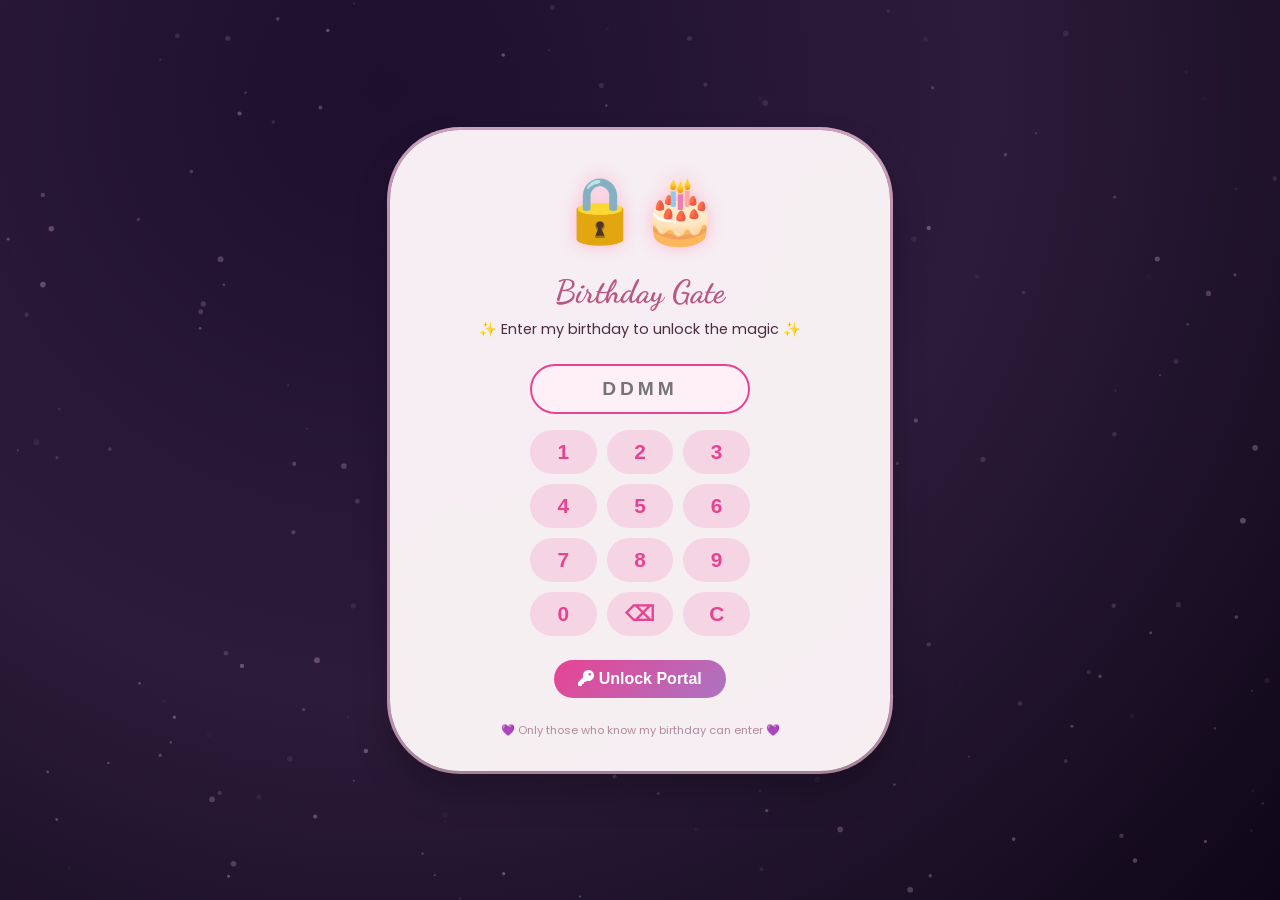
<file: index.html>
<!DOCTYPE html>
<html lang="en">
<head>
    <meta charset="UTF-8">
    <meta name="viewport" content="width=device-width, initial-scale=1.0, user-scalable=yes">
    <title>🔒 Birthday Gate | Next‑Level Magic</title>
    <style>
        * {
            margin: 0;
            padding: 0;
            box-sizing: border-box;
        }

        body {
            background: radial-gradient(circle at 30% 10%, #1e0f2e, #2d1b3a, #0e0717);
            min-height: 100vh;
            display: flex;
            align-items: center;
            justify-content: center;
            font-family: 'Poppins', sans-serif;
            position: relative;
            overflow-x: hidden;
            padding: 2rem;
            animation: bgPulse 8s infinite alternate;
        }
        @keyframes bgPulse {
            0% { background: radial-gradient(circle at 30% 10%, #1e0f2e, #2d1b3a, #0e0717); }
            100% { background: radial-gradient(circle at 70% 90%, #2a1540, #3a1f4a, #1c1030); }
        }

        /* floating background with PARALLAX effect */
        .floating-bg {
            position: fixed;
            top: 0;
            left: 0;
            width: 100%;
            height: 100%;
            pointer-events: none;
            z-index: 1;
        }
        .float-item {
            position: absolute;
            font-size: 1.5rem;
            opacity: 0;
            animation: floatUpParallax 14s infinite cubic-bezier(0.2, 0.8, 0.4, 1);
            will-change: transform;
        }
        @keyframes floatUpParallax {
            0% { transform: translateY(100vh) rotate(0deg); opacity: 0; }
            15% { opacity: 0.6; }
            85% { opacity: 0.5; }
            100% { transform: translateY(-20vh) rotate(15deg); opacity: 0; }
        }

        /* main card */
        .gate-card {
            position: relative;
            z-index: 20;
            max-width: 500px;
            width: 90%;
            background: rgba(255, 248, 250, 0.96);
            backdrop-filter: blur(20px);
            border-radius: 70px;
            padding: 2rem 1.8rem;
            text-align: center;
            box-shadow: 0 20px 35px rgba(0,0,0,0.25), 0 0 0 3px rgba(255,200,230,0.8);
            animation: cardEnter 0.8s cubic-bezier(0.2, 0.9, 0.4, 1.1), cardGlow 2s infinite alternate;
            transform-origin: center;
        }
        @keyframes cardEnter {
            0% { opacity: 0; transform: scale(0.9) translateY(30px); }
            100% { opacity: 1; transform: scale(1) translateY(0); }
        }
        @keyframes cardGlow {
            0% { box-shadow: 0 15px 30px rgba(156,80,140,0.2), 0 0 0 3px #ffd5ea; }
            100% { box-shadow: 0 35px 55px rgba(200,100,180,0.6), 0 0 0 6px #e84393; }
        }

        /* lock section */
        .lock-icon {
            font-size: 4rem;
            margin-bottom: 0.5rem;
            animation: lockSwing 2s infinite ease-in-out, lockPulse 1.5s infinite;
            display: inline-block;
            filter: drop-shadow(0 0 8px #ffb7d2);
        }
        @keyframes lockSwing {
            0%, 100% { transform: rotate(0deg); }
            25% { transform: rotate(5deg); }
            75% { transform: rotate(-5deg); }
        }
        @keyframes lockPulse {
            0%,100%{ transform: scale(1); text-shadow:0 0 0px #e84393; }
            50%{ transform: scale(1.08); text-shadow:0 0 20px #e84393; }
        }

        h2 {
            font-family: 'Dancing Script', cursive;
            font-size: 2rem;
            color: #b85783;
            margin: 0.5rem 0;
            animation: titleFloat 3s infinite alternate;
        }
        @keyframes titleFloat {
            0% { transform: translateY(0px); letter-spacing: 0px; }
            100% { transform: translateY(-3px); letter-spacing: 1px; }
        }

        .instruction {
            font-size: 0.9rem;
            color: #4a2e3f;
            margin-bottom: 1.5rem;
            animation: fadeInOut 3s infinite;
        }
        @keyframes fadeInOut {
            0%,100%{ opacity: 0.7; }
            50%{ opacity: 1; text-shadow:0 0 2px #e84393; }
        }

        /* input field */
        .passcode-input {
            width: 100%;
            max-width: 220px;
            margin: 0 auto 1rem;
        }
        input {
            width: 100%;
            padding: 12px;
            font-size: 1.2rem;
            text-align: center;
            letter-spacing: 4px;
            background: #fff0f7;
            border: 2px solid #e84393;
            border-radius: 60px;
            outline: none;
            font-weight: bold;
            transition: all 0.2s ease;
        }
        input:focus {
            border-color: #ff6bcb;
            box-shadow: 0 0 0 5px rgba(232,67,147,0.3);
            transform: scale(1.02);
        }

        /* keypad buttons with ripple & bounce */
        .keypad {
            display: grid;
            grid-template-columns: repeat(3, 1fr);
            gap: 10px;
            max-width: 220px;
            margin: 1rem auto;
        }
        .key {
            background: rgba(232,67,147,0.15);
            border: none;
            padding: 10px;
            font-size: 1.3rem;
            border-radius: 50px;
            cursor: pointer;
            color: #e84393;
            font-weight: bold;
            transition: 0.1s linear;
            position: relative;
            overflow: hidden;
        }
        .key::after {
            content: '';
            position: absolute;
            top: 50%;
            left: 50%;
            width: 100%;
            height: 100%;
            background: radial-gradient(circle, rgba(255,255,255,0.7) 10%, transparent 80%);
            transform: translate(-50%, -50%) scale(0);
            transition: transform 0.3s;
            pointer-events: none;
        }
        .key:active::after {
            transform: translate(-50%, -50%) scale(2);
            opacity: 0;
        }
        .key:active {
            transform: scale(0.92);
            background: rgba(232,67,147,0.3);
        }

        /* submit button with shine */
        .submit-btn {
            background: linear-gradient(135deg, #e84393, #ab74c2);
            border: none;
            padding: 10px 24px;
            font-size: 1rem;
            font-weight: bold;
            color: white;
            border-radius: 60px;
            cursor: pointer;
            margin-top: 0.5rem;
            transition: 0.2s;
            position: relative;
            overflow: hidden;
        }
        .submit-btn::before {
            content: '';
            position: absolute;
            top: 0;
            left: -100%;
            width: 100%;
            height: 100%;
            background: linear-gradient(90deg, transparent, rgba(255,255,255,0.4), transparent);
            transition: left 0.5s;
        }
        .submit-btn:hover::before {
            left: 100%;
        }
        .submit-btn:hover {
            transform: translateY(-5px);
            box-shadow: 0 12px 25px rgba(232,67,147,0.5);
        }

        /* error shake animation (for wrong code before redirect) */
        .shake {
            animation: shakeError 0.3s ease-in-out 0s 2;
        }
        @keyframes shakeError {
            0%,100%{ transform: translateX(0); }
            25%{ transform: translateX(-5px); }
            75%{ transform: translateX(5px); }
        }

        footer {
            margin-top: 1.5rem;
            font-size: 0.7rem;
            color: #b28c9e;
            animation: subtlePulse 2s infinite;
        }
        @keyframes subtlePulse {
            0%,100%{ opacity: 0.6; }
            50%{ opacity: 1; }
        }
    </style>
</head>
<body>

<div class="floating-bg" id="floatingBg"></div>

<div class="gate-card">
    <div class="lock-icon">🔒🎂</div>
    <h2>Birthday Gate</h2>
    <div class="instruction">✨ Enter my birthday to unlock the magic ✨</div>

    <div class="passcode-input">
        <input type="password" id="passInput" maxlength="4" placeholder="DDMM" inputmode="numeric">
    </div>

    <div class="keypad" id="keypad">
        <button class="key" data-digit="1">1</button><button class="key" data-digit="2">2</button><button class="key" data-digit="3">3</button>
        <button class="key" data-digit="4">4</button><button class="key" data-digit="5">5</button><button class="key" data-digit="6">6</button>
        <button class="key" data-digit="7">7</button><button class="key" data-digit="8">8</button><button class="key" data-digit="9">9</button>
        <button class="key" data-digit="0">0</button>
        <button class="key key-delete" data-digit="del">⌫</button>
        <button class="key key-delete" data-digit="clear">C</button>
    </div>

    <button id="enterBtn" class="submit-btn"><i class="fas fa-key"></i> Unlock Portal</button>

    <footer>💜 Only those who know my birthday can enter 💜</footer>
</div>

<script>
    // ---------- SET YOUR BIRTHDAY PASSCODE HERE (DDMM) ----------
    const CORRECT_CODE = "0812";   // 8th December
    // ------------------------------------------------------------

    const passInput = document.getElementById('passInput');
    const enterBtn = document.getElementById('enterBtn');

    // keypad logic
    const keypad = document.getElementById('keypad');
    keypad.addEventListener('click', (e) => {
        const btn = e.target.closest('.key');
        if (!btn) return;
        const digit = btn.getAttribute('data-digit');
        if (digit === 'del') {
            passInput.value = passInput.value.slice(0, -1);
        } else if (digit === 'clear') {
            passInput.value = '';
        } else {
            if (passInput.value.length < 4) passInput.value += digit;
        }
        // add a little haptic feedback (optional)
        btn.style.transform = 'scale(0.95)';
        setTimeout(() => { btn.style.transform = ''; }, 100);
    });

    function checkPass() {
        const entered = passInput.value.trim();
        if (entered === CORRECT_CODE) {
            // correct – add a happy flash then redirect
            document.body.style.animation = 'none';
            document.body.style.backgroundColor = '#4a1a6e';
            setTimeout(() => { window.location.href = "gatekeeper.html"; }, 200);
        } else {
            // wrong – shake and then redirect to angry page
            passInput.classList.add('shake');
            // also pulse the lock icon angrily
            const lock = document.querySelector('.lock-icon');
            lock.style.animation = 'none';
            lock.style.transform = 'rotate(10deg)';
            setTimeout(() => { lock.style.animation = ''; }, 500);
            setTimeout(() => {
                window.location.href = "angry.html";
            }, 400);
        }
    }

    enterBtn.addEventListener('click', checkPass);
    passInput.addEventListener('keypress', (e) => { if (e.key === 'Enter') checkPass(); });

    // ========== ENHANCED FLOATING BACKGROUND (with depth) ==========
    const bg = document.getElementById('floatingBg');
    const icons = ['🔒', '🎂', '💜', '✨', '⭐', '🎈', '🎉', '🌸', '🦋', '🌟', '🎀'];
    for (let i = 0; i < 180; i++) {
        let el = document.createElement('div');
        el.classList.add('float-item');
        el.innerHTML = icons[Math.floor(Math.random() * icons.length)];
        el.style.left = Math.random() * 100 + '%';
        el.style.fontSize = (Math.random() * 32 + 16) + 'px';
        el.style.animationDuration = (Math.random() * 18 + 8) + 's';
        el.style.animationDelay = Math.random() * 15 + 's';
        // random horizontal drift
        el.style.setProperty('--drift', Math.random() * 30 - 15 + 'px');
        bg.appendChild(el);
    }

    // extra tiny particle stars (micro animations)
    const starCanvas = document.createElement('canvas');
    starCanvas.style.position = 'fixed';
    starCanvas.style.top = '0';
    starCanvas.style.left = '0';
    starCanvas.style.width = '100%';
    starCanvas.style.height = '100%';
    starCanvas.style.pointerEvents = 'none';
    starCanvas.style.zIndex = '3';
    document.body.appendChild(starCanvas);
    const ctx = starCanvas.getContext('2d');
    let stars = [];
    function resizeStars() {
        starCanvas.width = window.innerWidth;
        starCanvas.height = window.innerHeight;
        stars = [];
        for (let i = 0; i < 200; i++) {
            stars.push({
                x: Math.random() * starCanvas.width,
                y: Math.random() * starCanvas.height,
                r: Math.random() * 2 + 1,
                alpha: Math.random() * 0.5,
                speed: Math.random() * 0.3 + 0.1
            });
        }
    }
    function drawStars() {
        ctx.clearRect(0, 0, starCanvas.width, starCanvas.height);
        for (let s of stars) {
            ctx.beginPath();
            ctx.arc(s.x, s.y, s.r, 0, Math.PI * 2);
            ctx.fillStyle = `rgba(255, 220, 240, ${s.alpha * 0.6})`;
            ctx.fill();
            s.y -= s.speed;
            if (s.y < 0) s.y = starCanvas.height;
        }
        requestAnimationFrame(drawStars);
    }
    window.addEventListener('resize', () => { resizeStars(); });
    resizeStars();
    drawStars();
</script>

<link rel="stylesheet" href="https://cdnjs.cloudflare.com/ajax/libs/font-awesome/6.0.0-beta3/css/all.min.css">
<link href="https://fonts.googleapis.com/css2?family=Dancing+Script:wght@400;500;600;700&family=Poppins:wght@400;500;600;700&display=swap" rel="stylesheet">
</body>
</html>
</file>
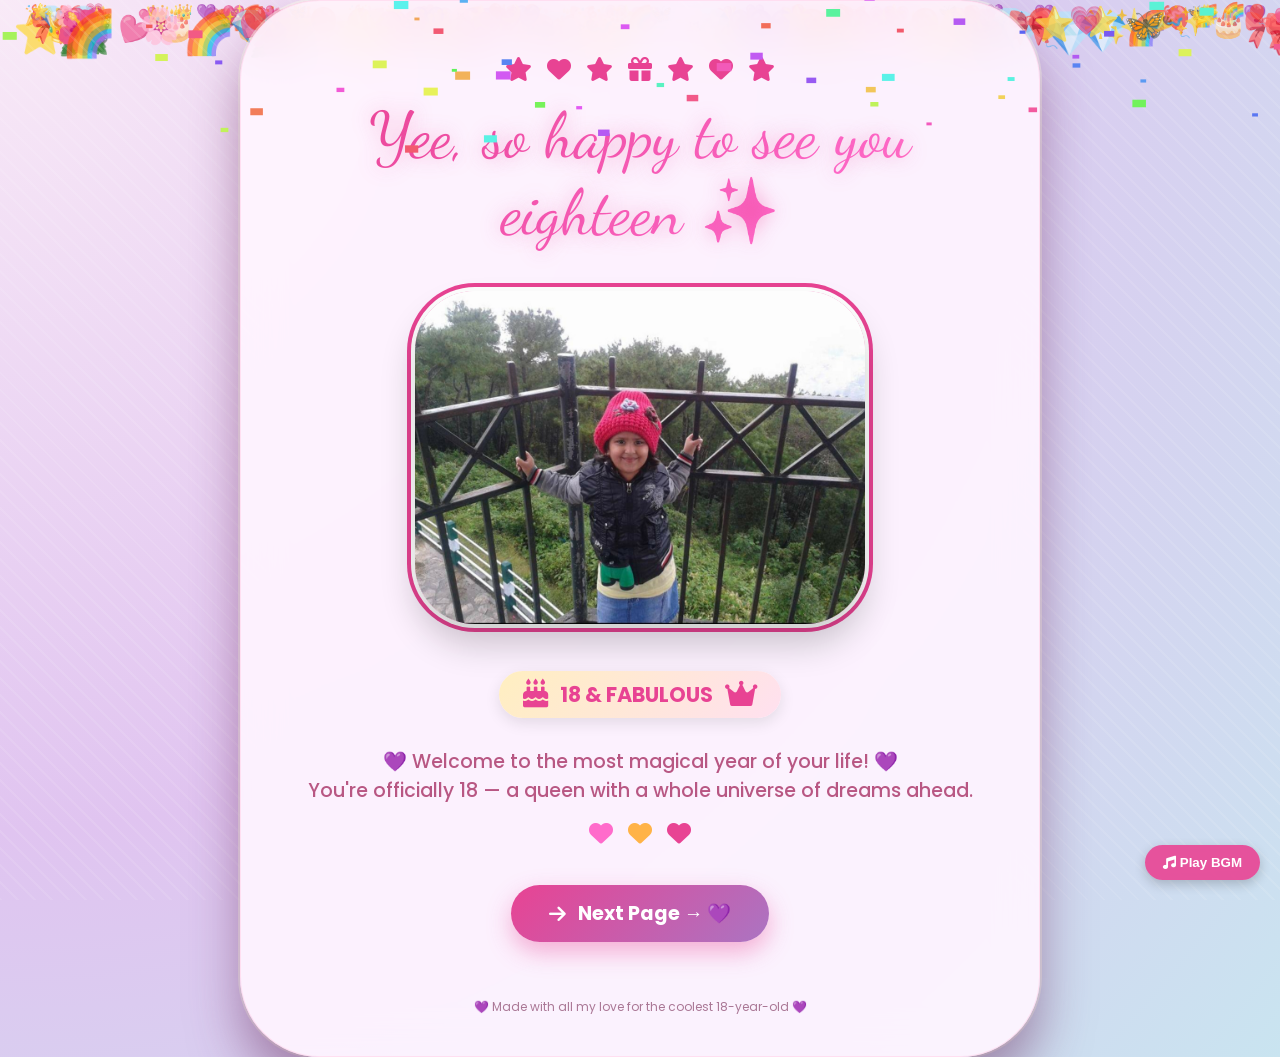
<file: 18th-birthday.html>
<!DOCTYPE html>
<html lang="en">
<head>
    <meta charset="UTF-8">
    <meta name="viewport" content="width=device-width, initial-scale=1.0, user-scalable=yes">
    <title>🎉 Yee! You're Eighteen! 🎉 | BTS Purple Dream</title>
    <link href="https://fonts.googleapis.com/css2?family=Dancing+Script:wght@400;500;600;700&family=Poppins:wght@300;400;500;600;700&display=swap" rel="stylesheet">
    <link rel="stylesheet" href="https://cdnjs.cloudflare.com/ajax/libs/font-awesome/6.0.0-beta3/css/all.min.css">
    <style>
        * {
            margin: 0;
            padding: 0;
            box-sizing: border-box;
        }

        body {
            font-family: 'Poppins', sans-serif;
            background: radial-gradient(circle at top left, #f9eaf7, #e0c4f0, #c9e4f0);
            min-height: 100vh;
            display: flex;
            justify-content: center;
            align-items: center;
            position: relative;
            overflow-x: hidden;
        }

        /* Floating animated background */
        .floating-bg {
            position: fixed;
            top: 0;
            left: 0;
            width: 100%;
            height: 100%;
            pointer-events: none;
            z-index: 1;
        }

        .float-item {
            position: absolute;
            font-size: 1.4rem;
            opacity: 0.7;
            animation: floatUp 14s infinite linear;
        }

        @keyframes floatUp {
            0% { transform: translateY(100vh) rotate(0deg); opacity: 0; }
            10% { opacity: 0.8; }
            90% { opacity: 0.6; }
            100% { transform: translateY(-20vh) rotate(15deg); opacity: 0; }
        }

        /* Glitter overlay */
        .glitter {
            position: fixed;
            top: 0;
            left: 0;
            width: 100%;
            height: 100%;
            pointer-events: none;
            background: repeating-linear-gradient(45deg, rgba(255,255,255,0.1) 0px, rgba(255,255,255,0.1) 2px, transparent 2px, transparent 12px);
            z-index: 2;
            animation: shimmer 8s linear infinite;
        }
        @keyframes shimmer {
            0% { background-position: 0 0; }
            100% { background-position: 100px 100px; }
        }

        /* Main card */
        .birthday-card {
            position: relative;
            z-index: 20;
            background: rgba(255, 245, 255, 0.9);
            backdrop-filter: blur(20px);
            border-radius: 80px;
            padding: 2.5rem;
            max-width: 800px;
            width: 90%;
            text-align: center;
            box-shadow: 0 30px 50px rgba(110, 50, 100, 0.5), 0 0 0 2px rgba(255,255,240,0.5);
            border: 1px solid rgba(255, 220, 240, 0.9);
            animation: cardGlow 2s infinite alternate, floatCard 4s ease-in-out infinite;
        }

        @keyframes cardGlow {
            0% { box-shadow: 0 20px 40px rgba(156, 80, 140, 0.3), 0 0 0 2px #ffd0e8; }
            100% { box-shadow: 0 30px 60px rgba(200, 100, 180, 0.7), 0 0 0 5px #ffa0c0; }
        }
        @keyframes floatCard {
            0%, 100% { transform: translateY(0px); }
            50% { transform: translateY(-8px); }
        }

        /* Highlighted main message */
        .main-message {
            font-family: 'Dancing Script', cursive;
            font-size: 4rem;
            background: linear-gradient(135deg, #e84393, #ff6bcb, #ffb347, #ff6bcb, #e84393);
            background-size: 300% 300%;
            background-clip: text;
            -webkit-background-clip: text;
            color: transparent;
            margin: 1rem 0;
            animation: gradientShift 3s ease infinite, textPulse 1.2s infinite alternate;
            text-shadow: 0 0 20px rgba(232,67,147,0.4);
        }

        @keyframes gradientShift {
            0% { background-position: 0% 50%; }
            50% { background-position: 100% 50%; }
            100% { background-position: 0% 50%; }
        }
        @keyframes textPulse {
            0% { transform: scale(1); letter-spacing: 0px; }
            100% { transform: scale(1.02); letter-spacing: 3px; }
        }

        /* Vibrant Image */
        .celebration-image {
            margin: 1.5rem 0;
            border-radius: 60px;
            overflow: hidden;
            box-shadow: 0 20px 35px rgba(0,0,0,0.2), 0 0 0 4px white, 0 0 0 8px #e84393;
            display: inline-block;
            transition: transform 0.3s;
            animation: imageGlow 2s infinite alternate;
        }
        .celebration-image:hover {
            transform: scale(1.02);
        }
        @keyframes imageGlow {
            0% { box-shadow: 0 20px 35px rgba(0,0,0,0.2), 0 0 0 4px white, 0 0 0 8px #e84393; }
            100% { box-shadow: 0 25px 45px rgba(0,0,0,0.3), 0 0 0 6px #fff, 0 0 0 12px #ff6bcb; }
        }
        .celebration-image img {
            width: 100%;
            max-width: 450px;
            height: auto;
            display: block;
            border-radius: 50px;
        }

        /* Subtext & decorations */
        .sub-message {
            font-size: 1.2rem;
            color: #b85783;
            margin: 0.8rem 0;
            font-weight: 500;
        }

        .age-badge {
            display: inline-flex;
            align-items: center;
            gap: 12px;
            background: linear-gradient(135deg, #ffefc0, #ffe0f0);
            padding: 8px 24px;
            border-radius: 60px;
            margin: 1rem 0;
            font-size: 1.3rem;
            font-weight: bold;
            color: #e84393;
            backdrop-filter: blur(4px);
            box-shadow: 0 5px 15px rgba(0,0,0,0.1);
        }

        .age-badge i {
            font-size: 1.8rem;
            animation: bounce 1s infinite;
        }
        @keyframes bounce {
            0%, 100% { transform: translateY(0); }
            50% { transform: translateY(-5px); }
        }

        .decor-line {
            display: flex;
            justify-content: center;
            gap: 15px;
            margin: 1rem 0;
            font-size: 1.5rem;
            color: #e84393;
        }

        /* Next page button */
        .next-btn {
            background: linear-gradient(135deg, #e84393, #ab74c2);
            border: none;
            padding: 14px 38px;
            font-size: 1.2rem;
            font-weight: bold;
            color: white;
            border-radius: 60px;
            cursor: pointer;
            transition: all 0.3s;
            margin: 1.5rem 0;
            box-shadow: 0 10px 25px rgba(232,67,147,0.4);
            display: inline-flex;
            align-items: center;
            gap: 12px;
            animation: btnPulse 1.5s infinite;
            text-decoration: none;
        }
        @keyframes btnPulse {
            0% { transform: scale(1); }
            50% { transform: scale(1.02); }
            100% { transform: scale(1); }
        }
        .next-btn:hover {
            transform: translateY(-6px) scale(1.02);
            box-shadow: 0 15px 30px rgba(232,67,147,0.7);
        }

        footer {
            margin-top: 2rem;
            font-size: 0.75rem;
            color: #aa7896;
        }

        /* Music toggle */
        .music-toggle {
            position: fixed;
            bottom: 20px;
            right: 20px;
            background: rgba(232, 67, 147, 0.9);
            border: none;
            border-radius: 50px;
            padding: 10px 18px;
            color: white;
            font-weight: bold;
            cursor: pointer;
            z-index: 100;
            backdrop-filter: blur(8px);
            box-shadow: 0 4px 12px rgba(0,0,0,0.2);
            transition: 0.2s;
        }
        .music-toggle:hover {
            transform: scale(1.05);
        }

        @media (max-width: 650px) {
            .main-message { font-size: 2.5rem; }
            .sub-message { font-size: 1rem; }
            .next-btn { padding: 10px 28px; font-size: 1rem; }
            .celebration-image img { max-width: 280px; }
            .age-badge { font-size: 1rem; }
        }
    </style>
</head>
<body>
    <div class="floating-bg" id="floatingBg"></div>
    <div class="glitter"></div>

    <button id="musicToggleBtn" class="music-toggle"><i class="fas fa-music"></i> Play BGM</button>
    <audio id="bgAudio" loop preload="auto">
        <source src="https://www.soundhelix.com/examples/mp3/SoundHelix-Song-2.mp3" type="audio/mpeg">
        <!-- Replace with your own song if you like -->
    </audio>

    <div class="birthday-card">
        <div class="decor-line">
            <i class="fas fa-star"></i> <i class="fas fa-heart"></i> <i class="fas fa-star"></i>
            <i class="fas fa-gift"></i>
            <i class="fas fa-star"></i> <i class="fas fa-heart"></i> <i class="fas fa-star"></i>
        </div>

        <!-- HIGHLIGHTED MAIN MESSAGE -->
        <div class="main-message">
            Yee, so happy to see you eighteen ✨
        </div>

        <!-- VIBRANT CELEBRATION IMAGE (replace with any image URL) -->
        <div class="celebration-image">
            <img src="18 birthday cele pic.png.jpeg" alt="Happy 18th Birthday Celebration">
            <!-- This is a free Unsplash image of colorful balloons & celebration.
                 You can replace the src with any image of her or a custom birthday graphic. -->
        </div>

        <div class="age-badge">
            <i class="fas fa-birthday-cake"></i> 18 & FABULOUS <i class="fas fa-crown"></i>
        </div>

        <div class="sub-message">
            💜 Welcome to the most magical year of your life! 💜<br>
            You're officially 18 — a queen with a whole universe of dreams ahead.
        </div>

        <div class="decor-line">
            <i class="fas fa-heart" style="color:#ff6bcb;"></i> <i class="fas fa-heart" style="color:#ffb347;"></i> <i class="fas fa-heart" style="color:#e84393;"></i>
        </div>

        <!-- NEXT PAGE BUTTON (change the link to wherever you want) -->
        <a href="voice.html" class="next-btn">
            <i class="fas fa-arrow-right"></i> Next Page → 💜
        </a>

        <footer>💜 Made with all my love for the coolest 18-year-old 💜</footer>
    </div>

    <script>
        // === CONFETTI BURST (extra vibrant) ===
        function burstConfetti() {
            const canvas = document.createElement('canvas');
            canvas.style.position = 'fixed';
            canvas.style.top = '0';
            canvas.style.left = '0';
            canvas.style.width = '100%';
            canvas.style.height = '100%';
            canvas.style.pointerEvents = 'none';
            canvas.style.zIndex = '9999';
            document.body.appendChild(canvas);
            const ctx = canvas.getContext('2d');
            canvas.width = window.innerWidth;
            canvas.height = window.innerHeight;
            let particles = [];
            for (let i = 0; i < 300; i++) {
                particles.push({
                    x: Math.random() * canvas.width,
                    y: Math.random() * canvas.height - canvas.height,
                    size: Math.random() * 10 + 5,
                    color: `hsl(${Math.random() * 360}, 85%, 65%)`, // full rainbow
                    speedY: Math.random() * 8 + 5,
                    speedX: (Math.random() - 0.5) * 5
                });
            }
            let anim;
            function draw() {
                ctx.clearRect(0, 0, canvas.width, canvas.height);
                for (let p of particles) {
                    ctx.fillStyle = p.color;
                    ctx.fillRect(p.x, p.y, p.size, p.size / 1.8);
                    p.y += p.speedY;
                    p.x += p.speedX;
                    if (p.y > canvas.height + 50) p.y = -30;
                }
                anim = requestAnimationFrame(draw);
            }
            draw();
            setTimeout(() => { cancelAnimationFrame(anim); canvas.remove(); }, 3500);
        }

        // === FLOATING ELEMENTS (more items) ===
        const bgContainer = document.getElementById('floatingBg');
        const icons = ['💜', '✨', '⭐', '💖', '🌸', '🌟', '🎀', '💗', '🦋', '🌙', '🎉', '🎈', '💕', '🌺', '🌈', '🎂', '👑', '💎'];
        for (let i = 0; i < 150; i++) {
            let el = document.createElement('div');
            el.classList.add('float-item');
            el.innerHTML = icons[Math.floor(Math.random() * icons.length)];
            el.style.left = Math.random() * 100 + '%';
            el.style.fontSize = (Math.random() * 32 + 14) + 'px';
            el.style.animationDuration = (Math.random() * 16 + 6) + 's';
            el.style.animationDelay = Math.random() * 12 + 's';
            bgContainer.appendChild(el);
        }

        // === MUSIC TOGGLE ===
        const musicBtn = document.getElementById('musicToggleBtn');
        const bgAudio = document.getElementById('bgAudio');
        let musicPlaying = false;
        musicBtn.addEventListener('click', () => {
            if (!musicPlaying) {
                bgAudio.play().catch(() => {});
                musicBtn.innerHTML = '<i class="fas fa-music"></i> BGM On 🎵';
                musicPlaying = true;
            } else {
                bgAudio.pause();
                musicBtn.innerHTML = '<i class="fas fa-music"></i> Play BGM';
                musicPlaying = false;
            }
        });

        // === CONFETTI ON LOAD + HOVER ON MAIN MESSAGE ===
        setTimeout(() => burstConfetti(), 300);
        const mainMsg = document.querySelector('.main-message');
        if (mainMsg) {
            mainMsg.addEventListener('mouseenter', () => burstConfetti());
            mainMsg.addEventListener('click', () => burstConfetti());
        }
        // Also burst confetti when clicking the age badge
        const badge = document.querySelector('.age-badge');
        if (badge) {
            badge.addEventListener('click', () => burstConfetti());
        }
    </script>
</body>
</html>
</file>
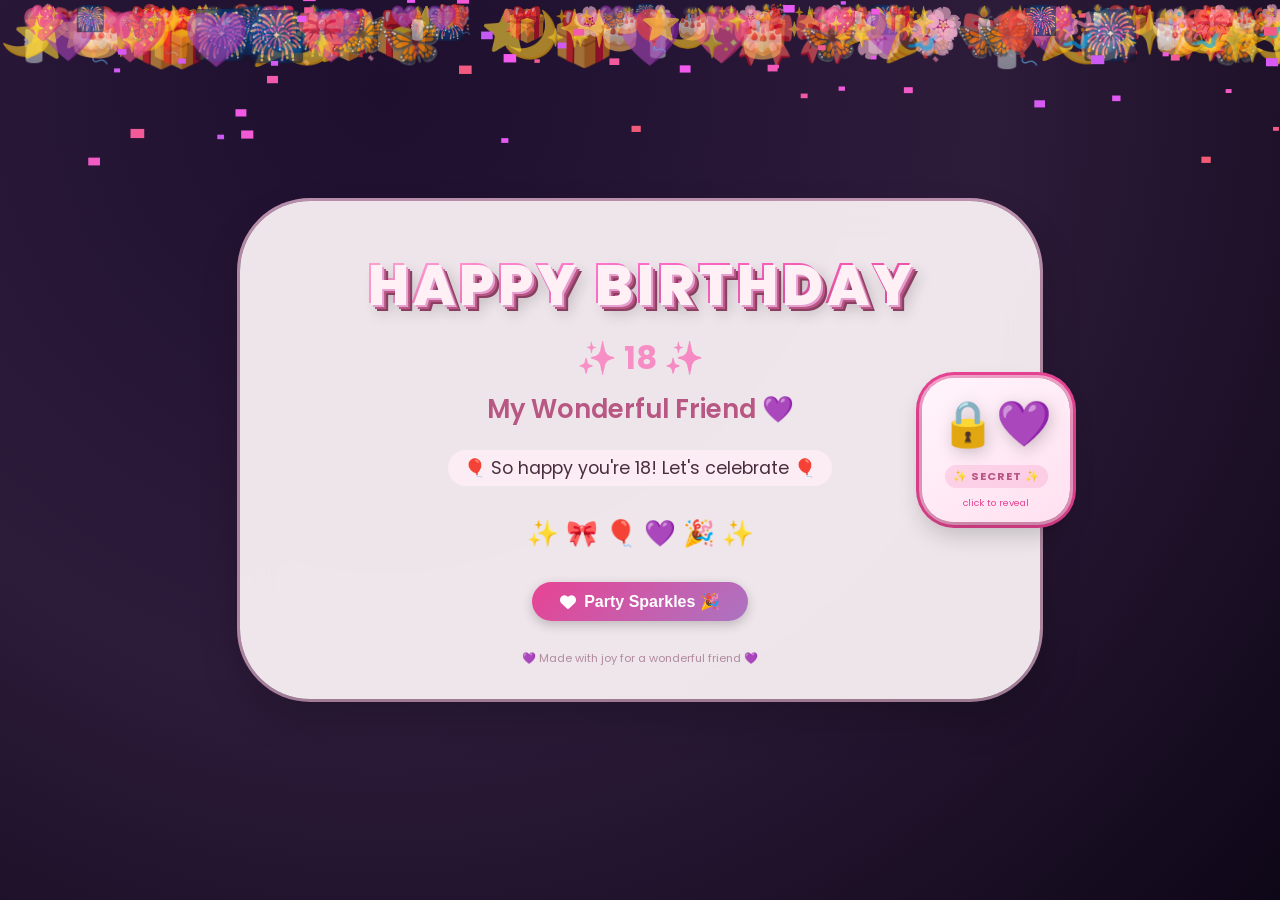
<file: FINAL.HTML>
<!DOCTYPE html>
<html lang="en">
<head>
    <meta charset="UTF-8">
    <meta name="viewport" content="width=device-width, initial-scale=1.0, user-scalable=yes, viewport-fit=cover">
    <title>🎈 Happy 18th Birthday! 🎈</title>
    <style>
        * {
            margin: 0;
            padding: 0;
            box-sizing: border-box;
        }

        body {
            background: radial-gradient(circle at 30% 10%, #1e0f2e, #2d1b3a, #0e0717);
            min-height: 100vh;
            display: flex;
            align-items: center;
            justify-content: center;
            font-family: 'Poppins', 'Segoe UI', sans-serif;
            position: relative;
            overflow-x: hidden;
            padding: 2rem;
        }

        /* floating balloons & sparkles */
        .floating-bg {
            position: fixed;
            top: 0;
            left: 0;
            width: 100%;
            height: 100%;
            pointer-events: none;
            z-index: 1;
        }
        .float-item {
            position: absolute;
            font-size: 2rem;
            opacity: 0.6;
            animation: floatUp 12s infinite linear;
        }
        @keyframes floatUp {
            0% { transform: translateY(100vh) rotate(0deg); opacity: 0; }
            10% { opacity: 0.7; }
            90% { opacity: 0.5; }
            100% { transform: translateY(-20vh) rotate(15deg); opacity: 0; }
        }

        /* main card */
        .birthday-card {
            position: relative;
            z-index: 20;
            max-width: 800px;
            width: 90%;
            background: rgba(255, 248, 250, 0.92);
            backdrop-filter: blur(18px);
            border-radius: 70px;
            padding: 2rem 1.5rem;
            text-align: center;
            box-shadow: 0 20px 40px rgba(0,0,0,0.2), 0 0 0 3px rgba(255,200,230,0.7);
            animation: cardGlow 2s infinite alternate;
        }
        @keyframes cardGlow {
            0% { box-shadow: 0 15px 30px rgba(156,80,140,0.2), 0 0 0 3px #ffd5ea; }
            100% { box-shadow: 0 25px 45px rgba(200,100,180,0.5), 0 0 0 6px #e84393; }
        }

        /* 3D HAPPY BIRTHDAY text */
        .threeD-text {
            font-family: 'Poppins', 'Dancing Script', cursive;
            font-size: 3.5rem;
            font-weight: 800;
            letter-spacing: 4px;
            text-transform: uppercase;
            background: linear-gradient(135deg, #ffb7d2, #ff6bcb, #e84393);
            background-clip: text;
            -webkit-background-clip: text;
            color: transparent;
            text-shadow: 
                2px 2px 0 #fff0f5,
                4px 4px 0 #e6a0d0,
                6px 6px 0 #b85783,
                8px 8px 0 #8a3e62,
                10px 10px 15px rgba(0,0,0,0.2);
            animation: wobble 0.8s infinite alternate;
            margin: 0.5rem 0;
        }
        @keyframes wobble {
            from { transform: translateY(0px) rotate(0deg); }
            to { transform: translateY(-3px) rotate(0.5deg); }
        }

        .sub-18 {
            font-size: 2rem;
            font-weight: bold;
            background: linear-gradient(135deg, #f9a8d4, #f472b6);
            background-clip: text;
            -webkit-background-clip: text;
            color: transparent;
            margin-bottom: 0.5rem;
        }

        .friend-name {
            font-size: 1.6rem;
            font-weight: 600;
            color: #b85783;
            margin: 0.5rem 0;
        }

        .short-message {
            font-size: 1.1rem;
            color: #4a2e3f;
            background: rgba(255,240,245,0.8);
            display: inline-block;
            padding: 0.3rem 1rem;
            border-radius: 60px;
            margin: 0.8rem 0;
        }

        .sparkle-row {
            display: flex;
            justify-content: center;
            gap: 15px;
            font-size: 1.6rem;
            animation: sparkle 1.2s infinite alternate;
            margin: 1rem 0;
        }
        @keyframes sparkle {
            0% { opacity: 0.4; transform: scale(0.9); }
            100% { opacity: 1; transform: scale(1.1); text-shadow: 0 0 5px gold; }
        }

        .party-btn {
            background: linear-gradient(135deg, #e84393, #ab74c2);
            border: none;
            padding: 10px 28px;
            font-size: 1rem;
            font-weight: bold;
            color: white;
            border-radius: 60px;
            cursor: pointer;
            display: inline-flex;
            align-items: center;
            gap: 8px;
            margin: 0.8rem 0;
            transition: 0.2s;
            box-shadow: 0 4px 12px rgba(0,0,0,0.2);
        }
        .party-btn:hover {
            transform: translateY(-3px);
            background: linear-gradient(135deg, #ff6bcb, #c864e0);
        }

        footer {
            margin-top: 1rem;
            font-size: 0.7rem;
            color: #b28c9e;
        }

        /* ===== SECRET BOX (on the right side) ===== */
        .secret-box {
            position: absolute;
            right: -30px;
            top: 50%;
            transform: translateY(-50%);
            background: linear-gradient(145deg, #fff5fc, #ffe0f0);
            backdrop-filter: blur(4px);
            border-radius: 32px;
            padding: 12px 18px;
            display: flex;
            flex-direction: column;
            align-items: center;
            gap: 8px;
            cursor: pointer;
            box-shadow: 0 12px 25px rgba(0,0,0,0.2), 0 0 0 3px #ffffff80, 0 0 0 6px #e84393;
            transition: all 0.3s ease;
            z-index: 30;
            animation: boxFloat 2s infinite alternate;
            text-decoration: none;
        }
        .secret-box:hover {
            transform: translateY(-50%) scale(1.05);
            box-shadow: 0 18px 30px rgba(232,67,147,0.4), 0 0 0 3px #fff, 0 0 0 8px #ff6bcb;
        }
        @keyframes boxFloat {
            0% { transform: translateY(-50%) translateX(0); }
            100% { transform: translateY(-50%) translateX(-5px); }
        }
        .secret-lock-icon {
            font-size: 2.8rem;
            filter: drop-shadow(2px 4px 8px rgba(0,0,0,0.2));
            animation: lockShake 0.8s infinite alternate;
        }
        @keyframes lockShake {
            from { transform: rotate(0deg); }
            to { transform: rotate(5deg); }
        }
        .secret-text {
            font-family: 'Poppins', sans-serif;
            font-size: 0.7rem;
            font-weight: bold;
            color: #b85783;
            letter-spacing: 1px;
            background: rgba(232,67,147,0.15);
            padding: 3px 8px;
            border-radius: 30px;
        }
        .secret-box small {
            font-size: 0.6rem;
            color: #e84393;
        }

        @media (max-width: 750px) {
            .secret-box { right: -15px; padding: 8px 12px; }
            .secret-lock-icon { font-size: 2rem; }
            .secret-text { font-size: 0.6rem; }
        }
        @media (max-width: 650px) {
            .threeD-text { font-size: 2rem; }
            .sub-18 { font-size: 1.5rem; }
            .friend-name { font-size: 1.2rem; }
            .secret-box { right: -10px; }
        }
    </style>
</head>
<body>

<div class="floating-bg" id="floatingBg"></div>

<div class="birthday-card">
    <div class="threeD-text">Happy Birthday</div>
    <div class="sub-18">✨ 18 ✨</div>
    <div class="friend-name" id="friendName">My Dear Friend 💜</div>
    <div class="short-message">
        🎈 So happy you're 18! Let's celebrate 🎈
    </div>
    <div class="sparkle-row">
        ✨ 🎀 🎈 💜 🎉 ✨
    </div>
    <button id="partyBtn" class="party-btn">
        <i class="fas fa-heart"></i> Party Sparkles 🎉
    </button>
    <footer>💜 Made with joy for a wonderful friend 💜</footer>

    <!-- SECRET BOX (redirects to secret-message.html) -->
    <a href="secertmsg.html" class="secret-box" id="secretBoxLink">
        <div class="secret-lock-icon">🔒💜</div>
        <div class="secret-text">✨ SECRET ✨</div>
        <small>click to reveal</small>
    </a>
</div>

<script>
    // floating elements
    const bg = document.getElementById('floatingBg');
    const icons = ['🎈', '🎉', '💜', '✨', '⭐', '🌸', '🎀', '🎂', '🕯️', '🎁', '🦋', '🌙', '🎆', '💖'];
    for (let i = 0; i < 180; i++) {
        let el = document.createElement('div');
        el.classList.add('float-item');
        el.innerHTML = icons[Math.floor(Math.random() * icons.length)];
        el.style.left = Math.random() * 100 + '%';
        el.style.fontSize = (Math.random() * 36 + 18) + 'px';
        el.style.animationDuration = (Math.random() * 16 + 6) + 's';
        el.style.animationDelay = Math.random() * 14 + 's';
        bg.appendChild(el);
    }

    // confetti burst
    function burstConfetti() {
        const canvas = document.createElement('canvas');
        canvas.style.position = 'fixed';
        canvas.style.top = '0';
        canvas.style.left = '0';
        canvas.style.width = '100%';
        canvas.style.height = '100%';
        canvas.style.pointerEvents = 'none';
        canvas.style.zIndex = '9999';
        document.body.appendChild(canvas);
        const ctx = canvas.getContext('2d');
        canvas.width = window.innerWidth;
        canvas.height = window.innerHeight;
        let particles = [];
        for (let i = 0; i < 250; i++) {
            particles.push({
                x: Math.random() * canvas.width,
                y: Math.random() * canvas.height - canvas.height,
                size: Math.random() * 10 + 4,
                color: `hsl(${Math.random() * 70 + 280}, 85%, 65%)`,
                speedY: Math.random() * 9 + 5,
                speedX: (Math.random() - 0.5) * 5
            });
        }
        let anim;
        function draw() {
            ctx.clearRect(0, 0, canvas.width, canvas.height);
            for (let p of particles) {
                ctx.fillStyle = p.color;
                ctx.fillRect(p.x, p.y, p.size, p.size / 1.5);
                p.y += p.speedY;
                p.x += p.speedX;
                if (p.y > canvas.height + 60) p.y = -40;
            }
            anim = requestAnimationFrame(draw);
        }
        draw();
        setTimeout(() => { cancelAnimationFrame(anim); canvas.remove(); }, 3500);
    }

    // auto confetti on load
    setTimeout(() => burstConfetti(), 400);

    // party button
    const btn = document.getElementById('partyBtn');
    btn.addEventListener('click', () => {
        burstConfetti();
        for (let i = 0; i < 70; i++) {
            setTimeout(() => {
                let heart = document.createElement('div');
                heart.innerHTML = ['💜', '💖', '✨', '🎈', '🎉', '⭐'][Math.floor(Math.random() * 6)];
                heart.style.position = 'fixed';
                heart.style.left = Math.random() * 100 + '%';
                heart.style.bottom = '0px';
                heart.style.fontSize = (Math.random() * 35 + 20) + 'px';
                heart.style.animation = 'floatUp 2.2s ease-out forwards';
                heart.style.pointerEvents = 'none';
                heart.style.zIndex = '9998';
                document.body.appendChild(heart);
                setTimeout(() => heart.remove(), 2200);
            }, i * 40);
        }
    });

    // set friend's name
    const nameSpan = document.getElementById('friendName');
    nameSpan.innerText = "My Wonderful Friend 💜";
</script>

<link rel="stylesheet" href="https://cdnjs.cloudflare.com/ajax/libs/font-awesome/6.0.0-beta3/css/all.min.css">
<link href="https://fonts.googleapis.com/css2?family=Dancing+Script:wght@400;500;600;700&family=Poppins:wght@400;500;600;700&display=swap" rel="stylesheet">
</body>
</html>
</file>
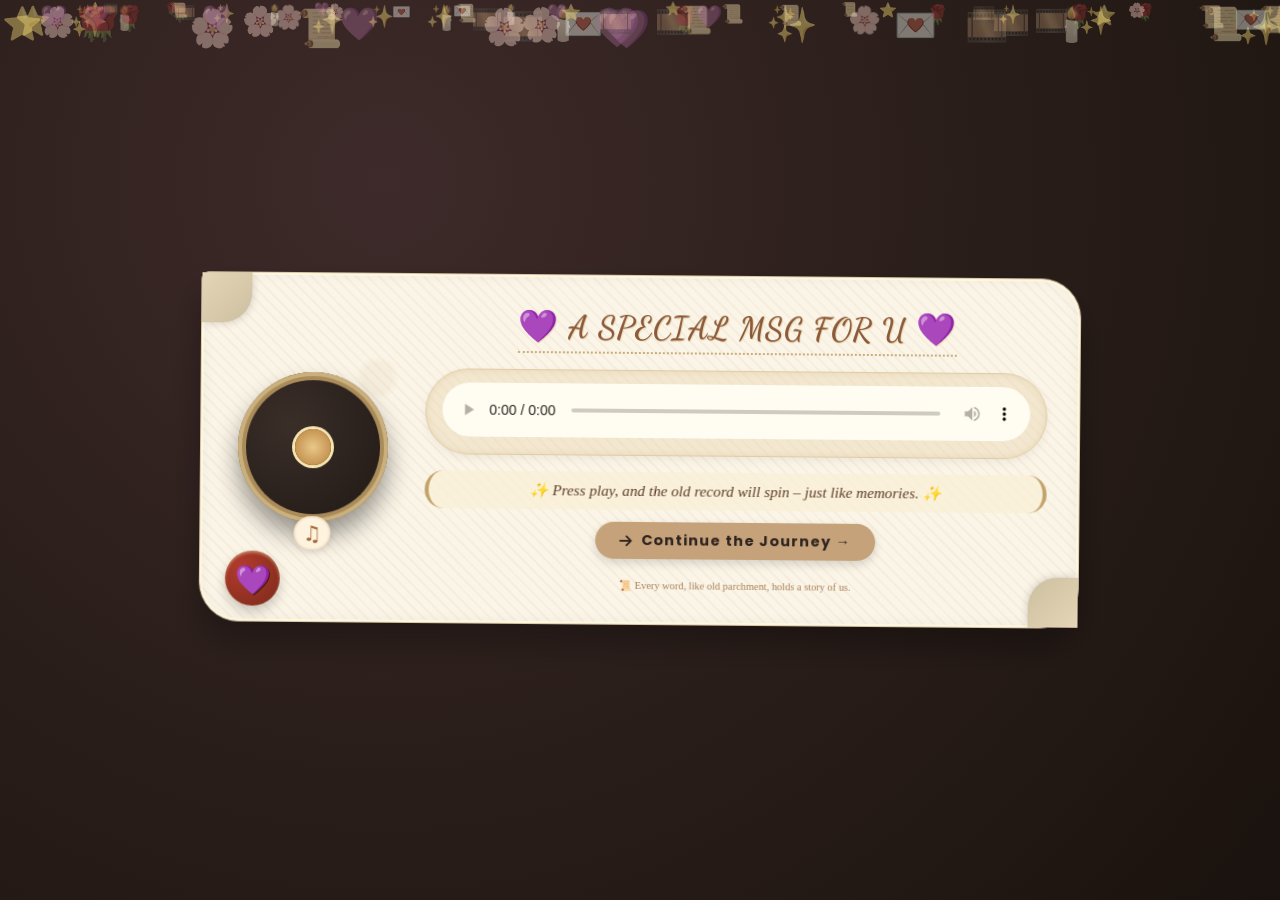
<file: voice.html>
<!DOCTYPE html>
<html lang="en">
<head>
    <meta charset="UTF-8">
    <meta name="viewport" content="width=device-width, initial-scale=1.0, user-scalable=yes, viewport-fit=cover">
    <title>📜 A Vintage Voice Note for You 💜</title>
    <style>
        * {
            margin: 0;
            padding: 0;
            box-sizing: border-box;
        }

        body {
            font-family: 'Poppins', 'Georgia', serif;
            background: radial-gradient(circle at 30% 20%, #3e2a2a, #2a1e1a, #1a120e);
            min-height: 100vh;
            display: flex;
            align-items: center;
            justify-content: center;
            position: relative;
            overflow-x: hidden;
            padding: 20px;
        }

        /* floating vintage elements (hearts turned into old‑styled symbols) */
        .floating-bg {
            position: fixed;
            top: 0;
            left: 0;
            width: 100%;
            height: 100%;
            pointer-events: none;
            z-index: 1;
        }
        .float-item {
            position: absolute;
            font-size: 1.2rem;
            opacity: 0.4;
            animation: floatUp 18s infinite linear;
            filter: sepia(0.5) blur(0.3px);
        }
        @keyframes floatUp {
            0% { transform: translateY(100vh) rotate(0deg); opacity: 0; }
            10% { opacity: 0.5; }
            90% { opacity: 0.3; }
            100% { transform: translateY(-20vh) rotate(15deg); opacity: 0; }
        }

        /* main vintage box (old paper look) */
        .vintage-box {
            position: relative;
            z-index: 20;
            max-width: 880px;
            width: 90%;
            background: #fbf5e8;
            background-image: 
                repeating-linear-gradient(45deg, rgba(180, 140, 100, 0.08) 0px, rgba(180,140,100,0.08) 2px, transparent 2px, transparent 8px),
                radial-gradient(circle at 20% 30%, rgba(200,170,120,0.1) 2%, transparent 3%);
            border-radius: 8px 40px 40px 40px;
            box-shadow: 0 20px 35px rgba(0,0,0,0.3), inset 0 0 0 2px #fef7e0, inset 0 0 15px rgba(0,0,0,0.05);
            padding: 2rem 2rem;
            display: flex;
            flex-wrap: wrap;
            align-items: center;
            justify-content: center;
            gap: 2rem;
            transition: all 0.2s;
            border: 1px solid #d9c7a7;
            transform: rotate(0.5deg);
        }
        /* curled corners effect */
        .vintage-box::before {
            content: "";
            position: absolute;
            top: 0;
            left: 0;
            width: 50px;
            height: 50px;
            background: linear-gradient(135deg, #e6d5b8 0%, #cbbf9e 100%);
            border-radius: 0 0 30px 0;
            filter: drop-shadow(2px 2px 3px rgba(0,0,0,0.1));
            pointer-events: none;
        }
        .vintage-box::after {
            content: "";
            position: absolute;
            bottom: 0;
            right: 0;
            width: 50px;
            height: 50px;
            background: linear-gradient(315deg, #e6d5b8 0%, #cbbf9e 100%);
            border-radius: 30px 0 0 0;
            filter: drop-shadow(-2px -2px 3px rgba(0,0,0,0.1));
            pointer-events: none;
        }

        /* wax seal (optional) */
        .wax-seal {
            position: absolute;
            bottom: 15px;
            left: 25px;
            width: 55px;
            height: 55px;
            background: radial-gradient(circle at 30% 30%, #b33b2c, #7a2a1a);
            border-radius: 50%;
            box-shadow: 0 6px 12px rgba(0,0,0,0.2), inset 0 2px 3px rgba(255,255,200,0.4);
            z-index: 25;
            display: flex;
            align-items: center;
            justify-content: center;
            font-family: 'Dancing Script', cursive;
            font-size: 1.3rem;
            color: #f9e0a0;
            text-shadow: 1px 1px 0 #4a1a0a;
        }
        .wax-seal::after {
            content: "💜";
            font-size: 1.8rem;
            position: relative;
            top: 2px;
        }

        /* disc (vinyl) – vintage style */
        .disc-container {
            flex: 0 0 160px;
            display: flex;
            justify-content: center;
            align-items: center;
            position: relative;
        }
        .vinyl {
            width: 150px;
            height: 150px;
            background: radial-gradient(circle at 35% 35%, #3a2e28, #1f1814);
            border-radius: 50%;
            box-shadow: 0 15px 25px rgba(0,0,0,0.4), inset 0 0 0 4px #c9b07c, inset 0 0 0 8px #aa8b5a;
            position: relative;
            animation: spinDisc 2s linear infinite;
            animation-play-state: paused;
            transition: filter 0.2s;
        }
        .vinyl::before {
            content: "";
            position: absolute;
            top: 50%;
            left: 50%;
            width: 36px;
            height: 36px;
            background: radial-gradient(circle, #e8c88a, #b87e3a);
            border-radius: 50%;
            transform: translate(-50%, -50%);
            box-shadow: 0 0 0 3px #f7e5b0;
        }
        .vinyl::after {
            content: "♫";
            position: absolute;
            bottom: -28px;
            left: 50%;
            transform: translateX(-50%);
            font-size: 1.4rem;
            color: #a66b38;
            background: #fdf3df;
            padding: 4px 12px;
            border-radius: 50px;
            font-family: monospace;
            white-space: nowrap;
            box-shadow: inset 0 0 3px #d9b48b, 0 2px 6px rgba(0,0,0,0.1);
        }
        @keyframes spinDisc {
            from { transform: rotate(0deg); }
            to { transform: rotate(360deg); }
        }
        .vinyl.spinning {
            animation-play-state: running;
        }

        /* right side content (vintage paper) */
        .voice-content {
            flex: 1;
            text-align: center;
            font-family: 'Georgia', 'Times New Roman', serif;
        }
        h2 {
            font-family: 'Dancing Script', cursive;
            font-size: 2rem;
            color: #8b5a3a;
            letter-spacing: 1px;
            text-shadow: 1px 1px 0 #eeddbb;
            border-bottom: 2px dotted #c9ae7a;
            display: inline-block;
            padding-bottom: 5px;
        }
        .audio-player {
            background: rgba(230, 210, 170, 0.4);
            border-radius: 60px;
            padding: 0.8rem 1rem;
            margin: 1rem 0;
            border: 1px solid #e1cca8;
            box-shadow: inset 0 0 6px #e7d5b0, 0 4px 10px rgba(0,0,0,0.05);
        }
        audio {
            width: 100%;
            outline: none;
            border-radius: 50px;
            filter: sepia(0.2);
        }
        .message {
            font-size: 0.95rem;
            color: #5d3e2a;
            background: rgba(250, 240, 215, 0.8);
            padding: 10px 15px;
            border-radius: 50px;
            margin: 0.8rem 0;
            font-style: italic;
            border-left: 4px solid #c2a36b;
            border-right: 4px solid #c2a36b;
        }
        .next-btn {
            background: #c6a27a;
            border: none;
            padding: 8px 24px;
            font-size: 0.9rem;
            font-weight: bold;
            color: #2e241f;
            border-radius: 60px;
            cursor: pointer;
            text-decoration: none;
            display: inline-flex;
            align-items: center;
            gap: 8px;
            transition: 0.2s;
            box-shadow: 0 4px 10px rgba(0,0,0,0.15);
            font-family: 'Poppins', sans-serif;
            letter-spacing: 1px;
        }
        .next-btn:hover {
            background: #b58b5c;
            transform: translateY(-2px);
            color: white;
        }
        footer {
            margin-top: 1.2rem;
            font-size: 0.65rem;
            color: #a8825a;
            text-align: center;
        }

        @media (max-width: 680px) {
            .vintage-box { flex-direction: column; padding: 1.5rem; gap: 1rem; }
            .disc-container { flex: none; }
            .vinyl { width: 120px; height: 120px; }
            .wax-seal { width: 45px; height: 45px; bottom: 8px; left: 12px; }
            h2 { font-size: 1.5rem; }
        }
    </style>
</head>
<body>

<div class="floating-bg" id="floatingBg"></div>

<div class="vintage-box">
    <!-- wax seal decoration -->
    <div class="wax-seal"></div>

    <!-- left: vintage disc -->
    <div class="disc-container">
        <div class="vinyl" id="vinylDisc"></div>
    </div>

    <!-- right: voice note -->
    <div class="voice-content">
        <h2>💜 A SPECIAL MSG FOR U 💜</h2>
        <div class="audio-player">
            <audio id="voiceAudio" controls preload="auto">
                <source src="new video one voice.m4a" type="audio/mpeg">
                <source src="https://www.soundhelix.com/examples/mp3/SoundHelix-Song-1.mp3" type="audio/mpeg">
                Your browser does not support audio.
            </audio>
        </div>
        <div class="message">
            ✨ Press play, and the old record will spin – just like memories. ✨
        </div>
        <a href="FINAL.HTML" class="next-btn">
            <i class="fas fa-arrow-right"></i> Continue the Journey →
        </a>
        <footer>📜 Every word, like old parchment, holds a story of us.</footer>
    </div>
</div>

<script>
    // floating background (vintage style elements)
    const bg = document.getElementById('floatingBg');
    const icons = ['🌹', '📜', '✨', '💌', '🎞️', '🕯️', '💜', '⭐', '🌸'];
    for (let i = 0; i < 80; i++) {
        let el = document.createElement('div');
        el.classList.add('float-item');
        el.innerHTML = icons[Math.floor(Math.random() * icons.length)];
        el.style.left = Math.random() * 100 + '%';
        el.style.fontSize = (Math.random() * 26 + 12) + 'px';
        el.style.animationDuration = (Math.random() * 18 + 8) + 's';
        el.style.animationDelay = Math.random() * 14 + 's';
        bg.appendChild(el);
    }

    // disc spin control
    const audioEl = document.getElementById('voiceAudio');
    const vinyl = document.getElementById('vinylDisc');

    audioEl.addEventListener('play', () => {
        vinyl.classList.add('spinning');
        burstConfetti();
    });
    audioEl.addEventListener('pause', () => vinyl.classList.remove('spinning'));
    audioEl.addEventListener('ended', () => vinyl.classList.remove('spinning'));

    // gentle confetti
    function burstConfetti() {
        const canvas = document.createElement('canvas');
        canvas.style.position = 'fixed';
        canvas.style.top = '0';
        canvas.style.left = '0';
        canvas.style.width = '100%';
        canvas.style.height = '100%';
        canvas.style.pointerEvents = 'none';
        canvas.style.zIndex = '9999';
        document.body.appendChild(canvas);
        const ctx = canvas.getContext('2d');
        canvas.width = window.innerWidth;
        canvas.height = window.innerHeight;
        let particles = [];
        for (let i = 0; i < 140; i++) {
            particles.push({
                x: Math.random() * canvas.width,
                y: Math.random() * canvas.height - canvas.height,
                size: Math.random() * 7 + 3,
                color: `hsl(${Math.random() * 50 + 20}, 70%, 55%)`,
                speedY: Math.random() * 6 + 3,
                speedX: (Math.random() - 0.5) * 3
            });
        }
        let anim;
        function draw() {
            ctx.clearRect(0, 0, canvas.width, canvas.height);
            for (let p of particles) {
                ctx.fillStyle = p.color;
                ctx.fillRect(p.x, p.y, p.size, p.size / 1.5);
                p.y += p.speedY;
                p.x += p.speedX;
                if (p.y > canvas.height + 50) p.y = -30;
            }
            anim = requestAnimationFrame(draw);
        }
        draw();
        setTimeout(() => { cancelAnimationFrame(anim); canvas.remove(); }, 2500);
    }
</script>

<link rel="stylesheet" href="https://cdnjs.cloudflare.com/ajax/libs/font-awesome/6.0.0-beta3/css/all.min.css">
<link href="https://fonts.googleapis.com/css2?family=Dancing+Script:wght@400;500;600;700&family=Poppins:wght@400;500;600;700&display=swap" rel="stylesheet">
</body>
</html>
</file>
